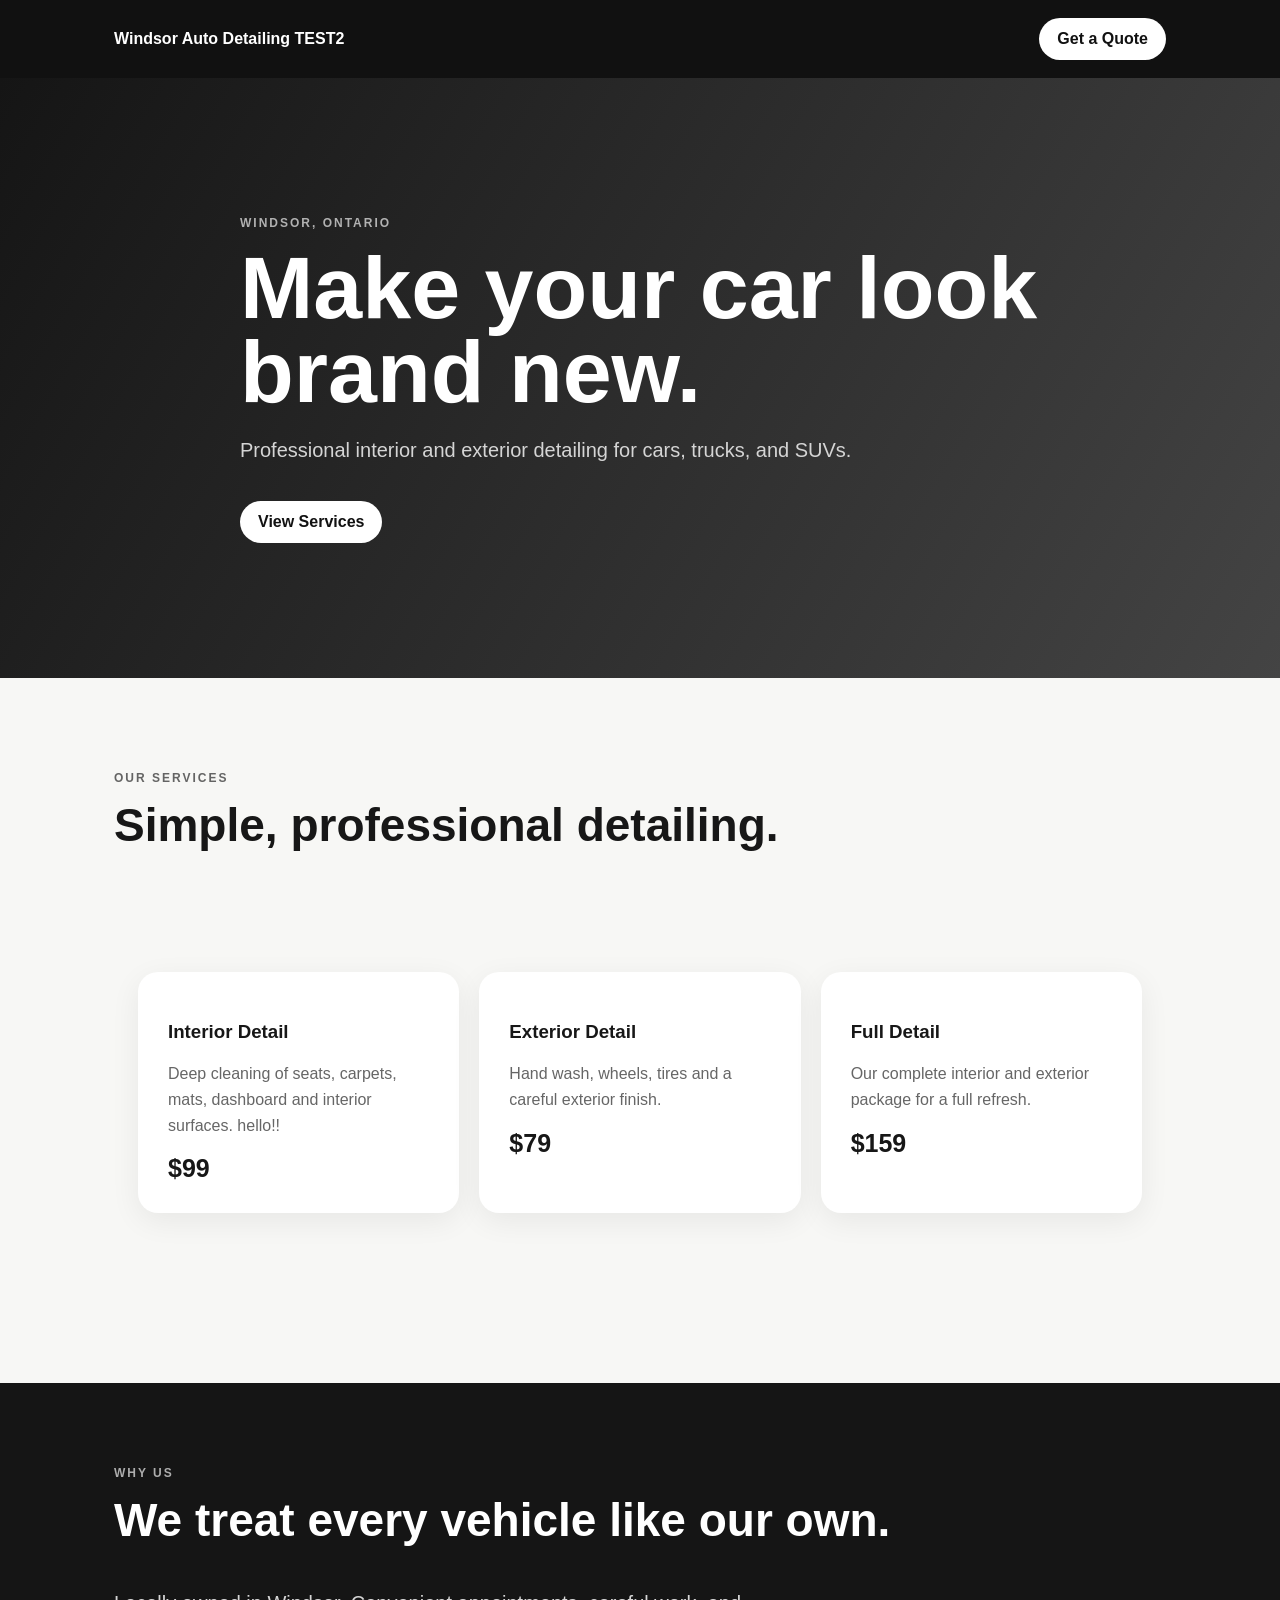
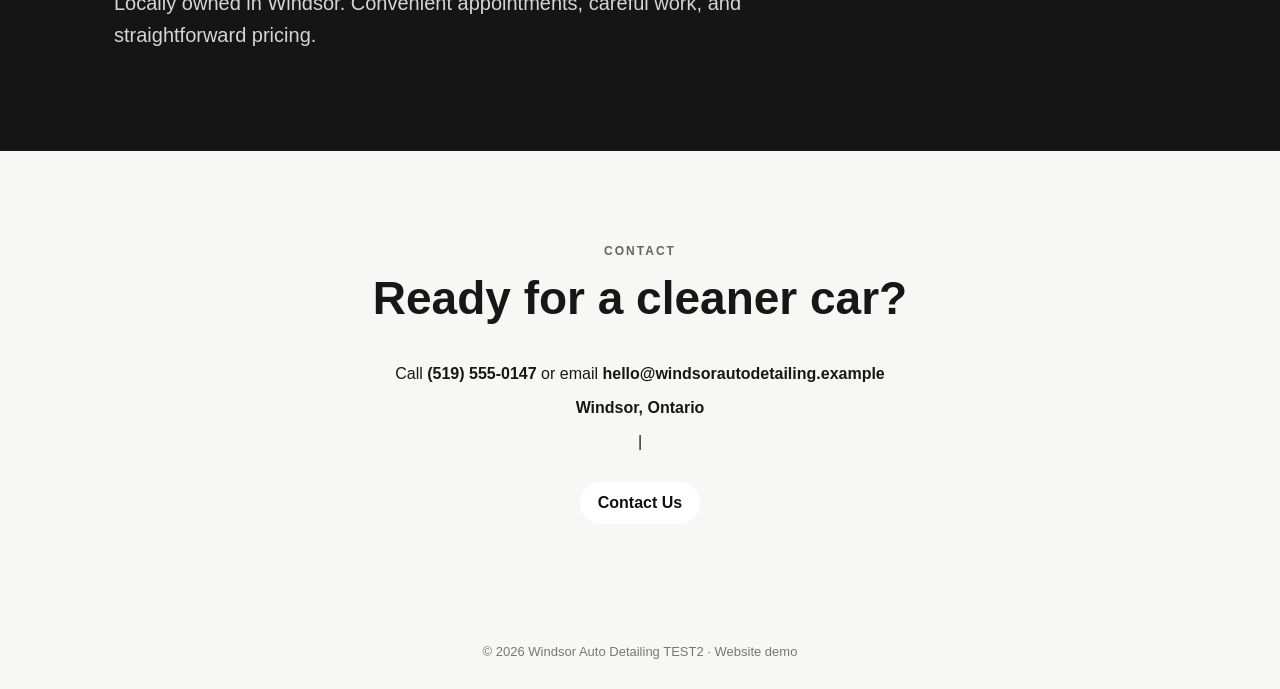
<file: index.html>
<!doctype html>
<html lang="en">
<head>
<meta charset="utf-8">
<meta name="viewport" content="width=device-width,initial-scale=1">
<title>Windsor Auto Detailing</title>
<link rel="stylesheet" href="style.css">
</head>

<body>

<header>
  <nav>
    <b id="business-name">Windsor Auto Detailing</b>
    <a href="#contact">Get a Quote</a>
  </nav>
</header>

<main>

<section class="hero">
  <div>
    <small>WINDSOR, ONTARIO</small>
    <h1>Make your car look brand new.</h1>
    <p id="description">
      Professional interior and exterior detailing for cars, trucks, and SUVs.
    </p>
    <a class="btn" href="#services">View Services</a>
  </div>
</section>

<section id="services">
  <small>OUR SERVICES</small>
  <h2>Simple, professional detailing.</h2>

  <div class="cards">

    <article>
      <h3 id="interior-name">Interior Detail</h3>
      <p id="interior-description">
        Deep cleaning of seats, carpets, mats, dashboard and interior surfaces.
      </p>
      <strong>$<span id="interior-price">99</span></strong>
    </article>

    <article>
      <h3 id="exterior-name">Exterior Detail</h3>
      <p id="exterior-description">
        Hand wash, wheels, tires and a careful exterior finish.
      </p>
      <strong>$<span id="exterior-price">79</span></strong>
    </article>

    <article>
      <h3 id="full-name">Full Detail</h3>
      <p id="full-description">
        Our complete interior and exterior package for a full refresh.
      </p>
      <strong>$<span id="full-price">159</span></strong>
    </article>

  </div>
</section>

<section class="dark">
  <div>
    <small>WHY US</small>
    <h2>We treat every vehicle like our own.</h2>
    <p>Locally owned in Windsor. Convenient appointments, careful work, and straightforward pricing.</p>
  </div>
</section>

<section id="contact" class="contact">
  <small>CONTACT</small>
  <h2>Ready for a cleaner car?</h2>

  <p>
    Call <b id="phone">(519) 555-0147</b>
    or email <b id="email">hello@windsorautodetailing.example</b>
  </p>

  <p>
    <b id="address">Windsor, Ontario</b>
  </p>

  <p id="hours">
    Monday - Friday: 9:00 AM - 6:00 PM<br>
    Saturday: 9:00 AM - 4:00 PM<br>
    Sunday: Closed
  </p>

  <a class="btn" id="email-button" href="mailto:hello@windsorautodetailing.example">
    Contact Us
  </a>
</section>

</main>

<footer>
  © 2026 <span id="footer-business-name">Windsor Auto Detailing</span> · Website demo
</footer>

<script>
async function loadSiteData() {
  try {
    const response = await fetch("content/site.yml");
    const text = await response.text();

    const data = {};

    text.split("\n").forEach(line => {
      const match = line.match(/^(\w+):\s*"?([^"]*)"?$/);

      if (match) {
        data[match[1]] = match[2];
      }
    });

    function setText(id, value) {
      if (value) {
        document.getElementById(id).textContent = value;
      }
    }

    setText("business-name", data.business_name);
    setText("footer-business-name", data.business_name);
    setText("description", data.description);

    setText("phone", data.phone);
    setText("email", data.email);
    setText("address", data.address);

    setText("interior-name", data.interior_name);
    setText("interior-description", data.interior_description);
    setText("interior-price", data.interior_price);

    setText("exterior-name", data.exterior_name);
    setText("exterior-description", data.exterior_description);
    setText("exterior-price", data.exterior_price);

    setText("full-name", data.full_name);
    setText("full-description", data.full_description);
    setText("full-price", data.full_price);

    if (data.email) {
      document.getElementById("email-button").href =
        "mailto:" + data.email;
    }

    document.title = data.business_name || "Windsor Auto Detailing";

    if (data.hours) {
      document.getElementById("hours").innerHTML =
        data.hours.replace(/\n/g, "<br>");
    }

  } catch (error) {
    console.log("Could not load website information:", error);
  }
}

loadSiteData();
</script>

</body>
</html>
</file>
<file: style.css>
*{box-sizing:border-box}body{margin:0;font-family:Arial,sans-serif;color:#171717;background:#f7f7f5}header{background:#111;color:#fff;position:sticky;top:0;z-index:2}nav{max-width:1100px;margin:auto;padding:18px 24px;display:flex;justify-content:space-between;align-items:center}nav a,.btn{background:#fff;color:#111;text-decoration:none;padding:12px 18px;border-radius:999px;font-weight:700}.hero{min-height:600px;display:flex;align-items:center;background:linear-gradient(120deg,#151515,#444);color:#fff}.hero>div,section>div{max-width:1100px;margin:auto;padding:80px 24px}.hero h1{font-size:clamp(48px,8vw,88px);line-height:.95;max-width:800px;margin:15px 0}.hero p, .dark p{font-size:20px;line-height:1.6;max-width:650px;color:#d5d5d5}.hero .btn{display:inline-block;margin-top:15px}section:not(.hero):not(.dark):not(.contact){max-width:1100px;margin:auto;padding:90px 24px}small{font-size:12px;letter-spacing:2px;font-weight:800;opacity:.65}h2{font-size:46px;margin:12px 0 40px}.cards{display:grid;grid-template-columns:repeat(3,1fr);gap:20px}.cards article{background:#fff;padding:30px;border-radius:20px;box-shadow:0 8px 30px #0001}.cards p{line-height:1.6;color:#666}.cards strong{font-size:25px}.dark{background:#151515;color:#fff}.contact{text-align:center;max-width:1100px;margin:auto;padding:90px 24px}.contact .btn{display:inline-block;margin-top:15px}footer{text-align:center;padding:30px;color:#777;font-size:13px}@media(max-width:750px){.cards{grid-template-columns:1fr}h2{font-size:36px}}
</file>
